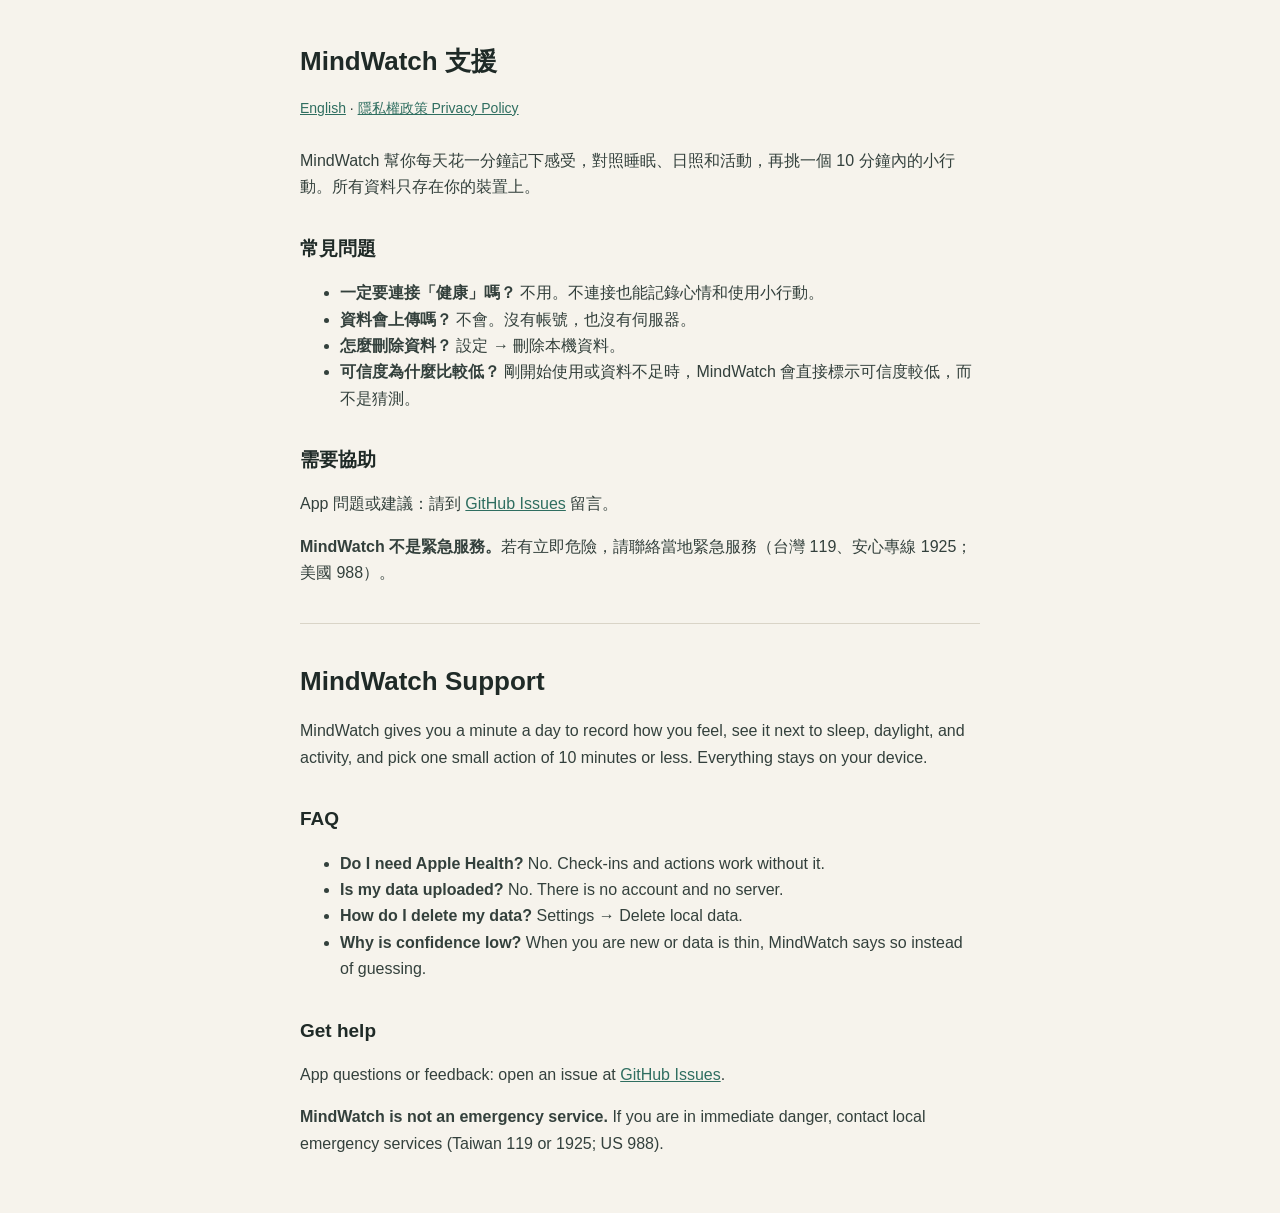
<file: index.html>
<!doctype html><html lang="zh-Hant"><head><meta charset="utf-8"><meta name="viewport" content="width=device-width,initial-scale=1"><title>MindWatch 支援 · Support</title><link rel="stylesheet" href="style.css"></head><body>
<h1>MindWatch 支援</h1><p class="lang"><a href="#en">English</a> · <a href="privacy.html">隱私權政策 Privacy Policy</a></p>
<p>MindWatch 幫你每天花一分鐘記下感受，對照睡眠、日照和活動，再挑一個 10 分鐘內的小行動。所有資料只存在你的裝置上。</p>
<h2>常見問題</h2><ul>
<li><b>一定要連接「健康」嗎？</b> 不用。不連接也能記錄心情和使用小行動。</li>
<li><b>資料會上傳嗎？</b> 不會。沒有帳號，也沒有伺服器。</li>
<li><b>怎麼刪除資料？</b> 設定 → 刪除本機資料。</li>
<li><b>可信度為什麼比較低？</b> 剛開始使用或資料不足時，MindWatch 會直接標示可信度較低，而不是猜測。</li></ul>
<h2>需要協助</h2><p>App 問題或建議：請到 <a href="https://github.com/voidful/mindwatch-support/issues">GitHub Issues</a> 留言。</p>
<p><b>MindWatch 不是緊急服務。</b>若有立即危險，請聯絡當地緊急服務（台灣 119、安心專線 1925；美國 988）。</p>
<hr><h1 id="en">MindWatch Support</h1>
<p>MindWatch gives you a minute a day to record how you feel, see it next to sleep, daylight, and activity, and pick one small action of 10 minutes or less. Everything stays on your device.</p>
<h2>FAQ</h2><ul>
<li><b>Do I need Apple Health?</b> No. Check-ins and actions work without it.</li>
<li><b>Is my data uploaded?</b> No. There is no account and no server.</li>
<li><b>How do I delete my data?</b> Settings → Delete local data.</li>
<li><b>Why is confidence low?</b> When you are new or data is thin, MindWatch says so instead of guessing.</li></ul>
<h2>Get help</h2><p>App questions or feedback: open an issue at <a href="https://github.com/voidful/mindwatch-support/issues">GitHub Issues</a>.</p>
<p><b>MindWatch is not an emergency service.</b> If you are in immediate danger, contact local emergency services (Taiwan 119 or 1925; US 988).</p>
</body></html>
</file>
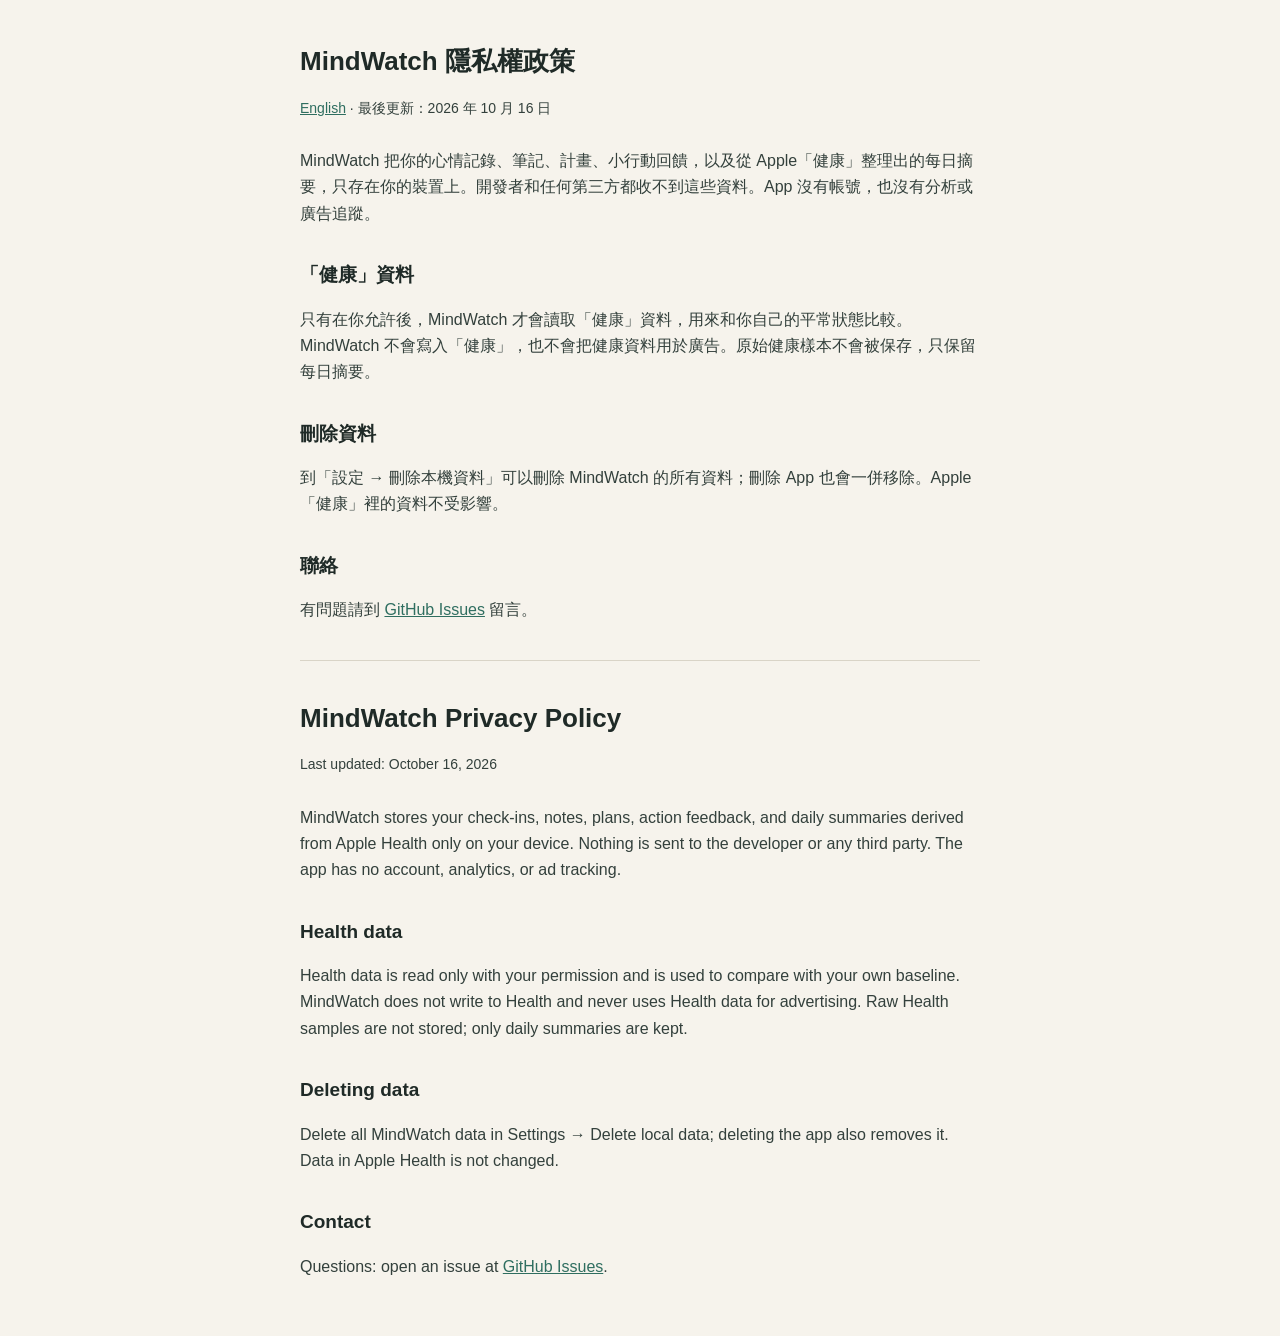
<file: privacy.html>
<!doctype html><html lang="zh-Hant"><head><meta charset="utf-8"><meta name="viewport" content="width=device-width,initial-scale=1"><title>MindWatch 隱私權政策 · Privacy Policy</title><link rel="stylesheet" href="style.css"></head><body>
<h1>MindWatch 隱私權政策</h1><p class="lang"><a href="#en">English</a> · 最後更新：2026 年 10 月 16 日</p>
<p>MindWatch 把你的心情記錄、筆記、計畫、小行動回饋，以及從 Apple「健康」整理出的每日摘要，只存在你的裝置上。開發者和任何第三方都收不到這些資料。App 沒有帳號，也沒有分析或廣告追蹤。</p>
<h2>「健康」資料</h2><p>只有在你允許後，MindWatch 才會讀取「健康」資料，用來和你自己的平常狀態比較。MindWatch 不會寫入「健康」，也不會把健康資料用於廣告。原始健康樣本不會被保存，只保留每日摘要。</p>
<h2>刪除資料</h2><p>到「設定 → 刪除本機資料」可以刪除 MindWatch 的所有資料；刪除 App 也會一併移除。Apple「健康」裡的資料不受影響。</p>
<h2>聯絡</h2><p>有問題請到 <a href="https://github.com/voidful/mindwatch-support/issues">GitHub Issues</a> 留言。</p>
<hr><h1 id="en">MindWatch Privacy Policy</h1><p class="lang">Last updated: October 16, 2026</p>
<p>MindWatch stores your check-ins, notes, plans, action feedback, and daily summaries derived from Apple Health only on your device. Nothing is sent to the developer or any third party. The app has no account, analytics, or ad tracking.</p>
<h2>Health data</h2><p>Health data is read only with your permission and is used to compare with your own baseline. MindWatch does not write to Health and never uses Health data for advertising. Raw Health samples are not stored; only daily summaries are kept.</p>
<h2>Deleting data</h2><p>Delete all MindWatch data in Settings → Delete local data; deleting the app also removes it. Data in Apple Health is not changed.</p>
<h2>Contact</h2><p>Questions: open an issue at <a href="https://github.com/voidful/mindwatch-support/issues">GitHub Issues</a>.</p>
</body></html>
</file>
<file: style.css>
body{font:16px/1.65 -apple-system,BlinkMacSystemFont,"PingFang TC","Helvetica Neue",sans-serif;max-width:680px;margin:0 auto;padding:40px 22px;color:#1f2a27;background:#f6f3ec}
h1{font-size:26px;margin:0 0 4px}h2{font-size:19px;margin:32px 0 6px}p,li{color:#33403c}a{color:#2f6e60}
.lang{font-size:14px;margin-bottom:28px}hr{border:0;border-top:1px solid #d9d4c7;margin:36px 0}small{color:#6b746f}
</file>
